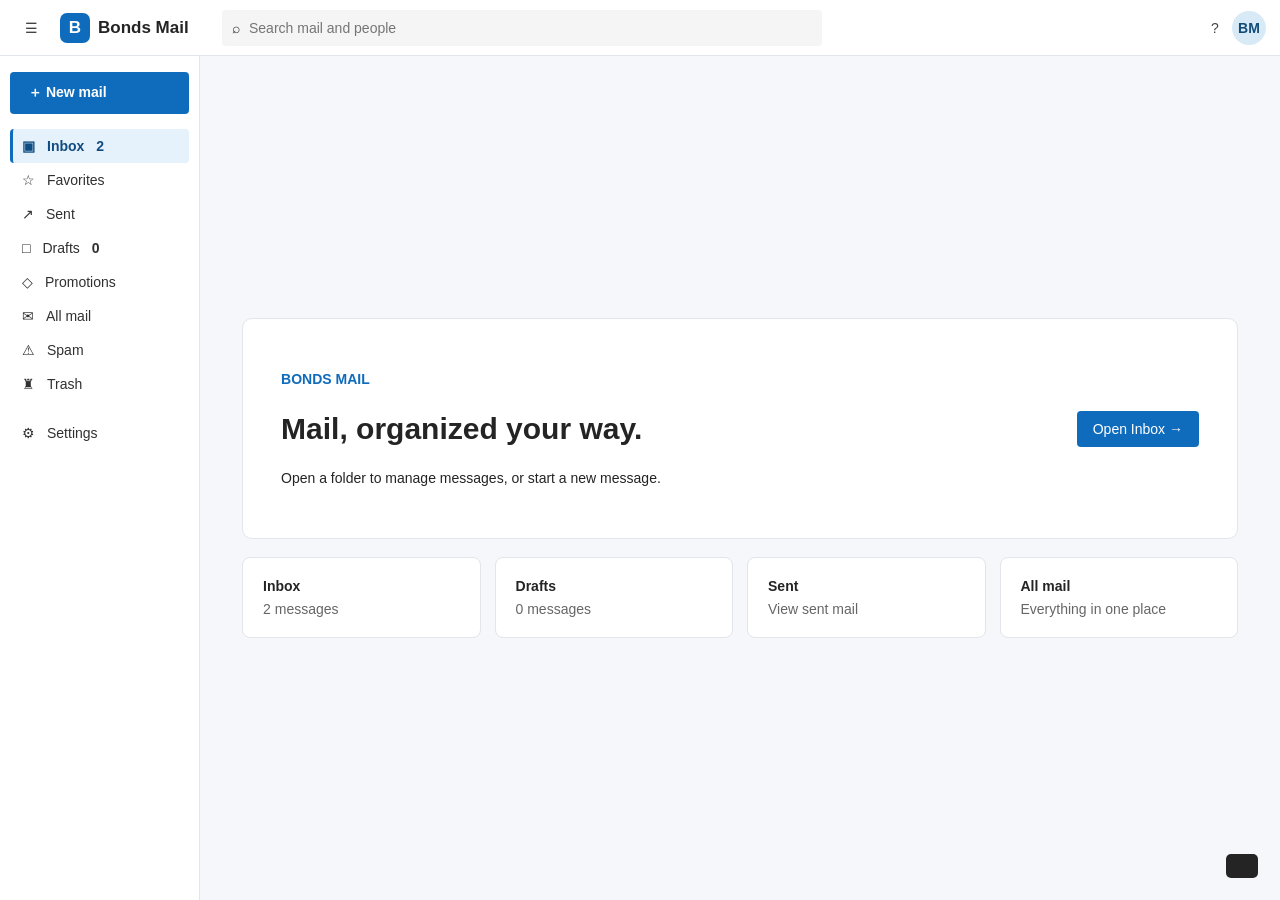
<file: index.html>
<!doctype html>
<html lang="en">
<head>
<meta charset="utf-8"><meta name="viewport" content="width=device-width,initial-scale=1">
<title>Bonds Mail</title><link rel="stylesheet" href="bondsmail.css">
</head>
<body>
<header class="topbar">
  <button class="icon-btn" id="menuBtn" aria-label="Toggle navigation">☰</button>
  <div class="brand"><span class="brand-mark">B</span><span>Bonds Mail</span></div>
  <div class="search"><span>⌕</span><input id="globalSearch" placeholder="Search mail and people" autocomplete="off"></div>
  <div class="top-actions"><button class="icon-btn" id="helpBtn" title="Help">?</button><button class="avatar">BM</button></div>
</header>
<div class="app">
  <aside class="sidebar" id="sidebar">
    <button class="compose" id="composeBtn">＋ <span>New mail</span></button>
    <nav aria-label="Folders">
      <a class="folder active" data-folder="inbox" href="inbox.html">▣ <span>Inbox</span><b id="inboxCount">0</b></a>
      <a class="folder" data-folder="favorites" href="favorites.html">☆ <span>Favorites</span></a>
      <a class="folder" data-folder="sent" href="sent.html">↗ <span>Sent</span></a>
      <a class="folder" data-folder="drafts" href="drafts.html">□ <span>Drafts</span><b id="draftCount">0</b></a>
      <a class="folder" data-folder="promotions" href="promotions.html">◇ <span>Promotions</span></a>
      <a class="folder" data-folder="allmail" href="allmail.html">✉ <span>All mail</span></a>
      <a class="folder" data-folder="spam" href="spam.html">⚠ <span>Spam</span></a>
      <a class="folder" data-folder="trash" href="trash.html">♜ <span>Trash</span></a>
    </nav>
    <div class="sidebar-bottom"><button class="folder" id="settingsBtn">⚙ <span>Settings</span></button></div>
  </aside>
  <main class="shell">
    <section class="welcome-card">
      <div><p class="eyebrow">BONDS MAIL</p><h1>Mail, organized your way.</h1><p>Open a folder to manage messages, or start a new message.</p></div>
      <a class="primary-link" href="inbox.html">Open Inbox →</a>
    </section>
    <section class="quick-grid">
      <a href="inbox.html" class="quick-card"><strong>Inbox</strong><span id="homeInbox">0 messages</span></a>
      <a href="drafts.html" class="quick-card"><strong>Drafts</strong><span id="homeDrafts">0 messages</span></a>
      <a href="sent.html" class="quick-card"><strong>Sent</strong><span>View sent mail</span></a>
      <a href="allmail.html" class="quick-card"><strong>All mail</strong><span>Everything in one place</span></a>
    </section>
  </main>
</div>
<div id="toast" class="toast" role="status"></div>
<script src="bondsmail.js"></script>
</body></html>
</file>
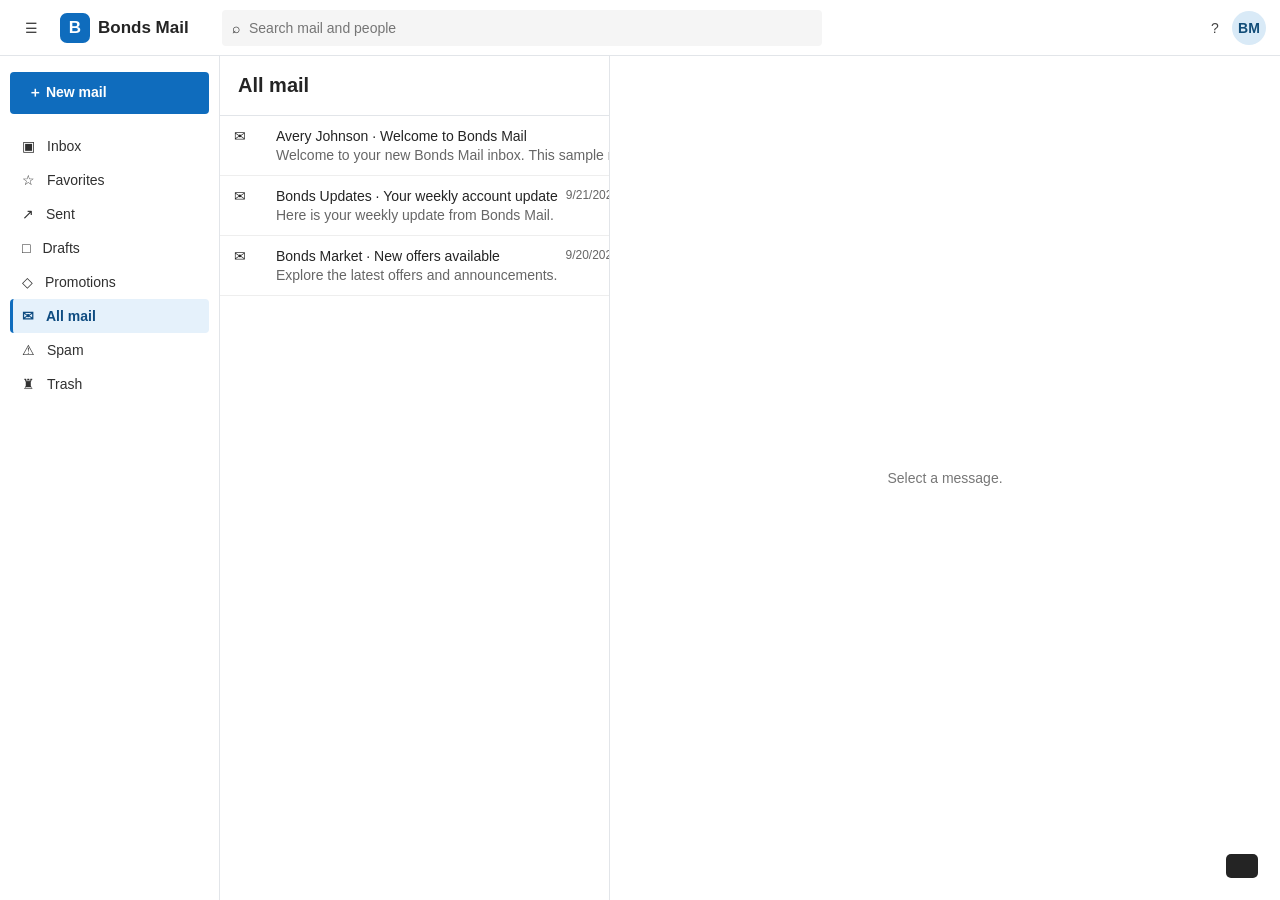
<file: allmail.html>
<!doctype html><html lang="en"><head><meta charset="utf-8"><meta name="viewport" content="width=device-width,initial-scale=1"><title>All mail · Bonds Mail</title><link rel="stylesheet" href="bondsmail.css"></head><body><header class="topbar"><button class="icon-btn" id="menuBtn">☰</button><a class="brand" href="index.html" style="text-decoration:none;color:inherit"><span class="brand-mark">B</span><span>Bonds Mail</span></a><div class="search"><span>⌕</span><input id="globalSearch" placeholder="Search mail and people"></div><div class="top-actions"><button class="icon-btn" id="helpBtn">?</button><button class="avatar">BM</button></div></header><div class="mail-app"><aside class="sidebar mail-sidebar" id="sidebar"><button class="compose" id="composeBtn">＋ <span>New mail</span></button><nav><a class="folder " href="inbox.html">▣ <span>Inbox</span></a><a class="folder " href="favorites.html">☆ <span>Favorites</span></a><a class="folder " href="sent.html">↗ <span>Sent</span></a><a class="folder " href="drafts.html">□ <span>Drafts</span></a><a class="folder " href="promotions.html">◇ <span>Promotions</span></a><a class="folder active" href="allmail.html">✉ <span>All mail</span></a><a class="folder " href="spam.html">⚠ <span>Spam</span></a><a class="folder " href="trash.html">♜ <span>Trash</span></a></nav></aside><main class="mail-main"><section class="message-list"><div class="mail-heading"><h2>All mail</h2></div><div id="messageList"></div></section><section class="reading-pane" id="readingPane"><div class="reading-empty">Select a message.</div></section></main></div><div id="toast" class="toast"></div><script src="bondsmail.js"></script><script src="allmail.js"></script></body></html>
</file>
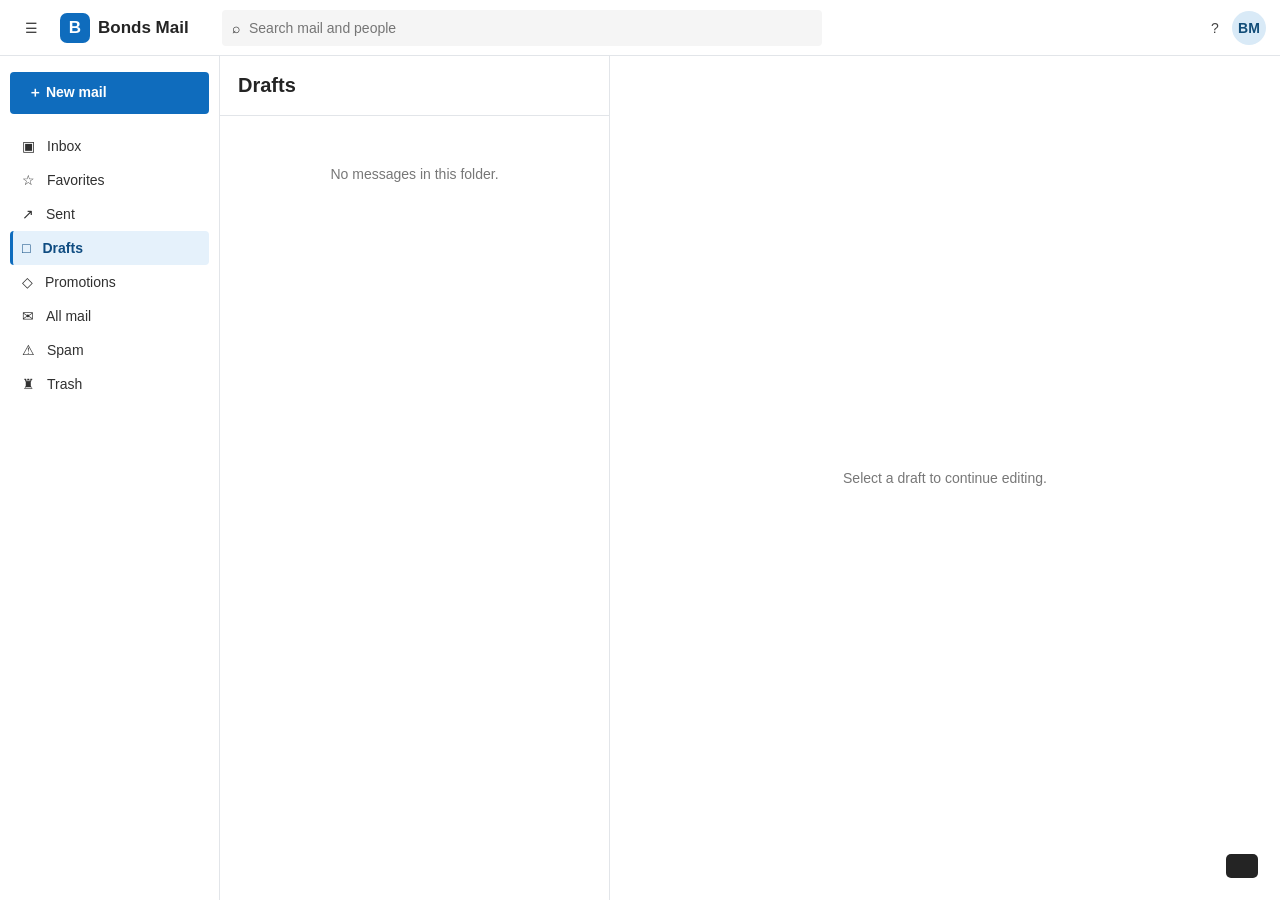
<file: drafts.html>
<!doctype html><html lang="en"><head><meta charset="utf-8"><meta name="viewport" content="width=device-width,initial-scale=1"><title>Drafts · Bonds Mail</title><link rel="stylesheet" href="bondsmail.css"></head><body><header class="topbar"><button class="icon-btn" id="menuBtn">☰</button><a class="brand" href="index.html" style="text-decoration:none;color:inherit"><span class="brand-mark">B</span><span>Bonds Mail</span></a><div class="search"><span>⌕</span><input id="globalSearch" placeholder="Search mail and people"></div><div class="top-actions"><button class="icon-btn" id="helpBtn">?</button><button class="avatar">BM</button></div></header><div class="mail-app"><aside class="sidebar mail-sidebar" id="sidebar"><button class="compose" id="composeBtn">＋ <span>New mail</span></button><nav><a class="folder " href="inbox.html">▣ <span>Inbox</span></a><a class="folder " href="favorites.html">☆ <span>Favorites</span></a><a class="folder " href="sent.html">↗ <span>Sent</span></a><a class="folder active" href="drafts.html">□ <span>Drafts</span></a><a class="folder " href="promotions.html">◇ <span>Promotions</span></a><a class="folder " href="allmail.html">✉ <span>All mail</span></a><a class="folder " href="spam.html">⚠ <span>Spam</span></a><a class="folder " href="trash.html">♜ <span>Trash</span></a></nav></aside><main class="mail-main"><section class="message-list"><div class="mail-heading"><h2>Drafts</h2></div><div id="messageList"></div></section><section class="reading-pane" id="readingPane"><div class="reading-empty">Select a draft to continue editing.</div></section></main></div><div id="toast" class="toast"></div><script src="bondsmail.js"></script><script src="drafts.js"></script></body></html>
</file>
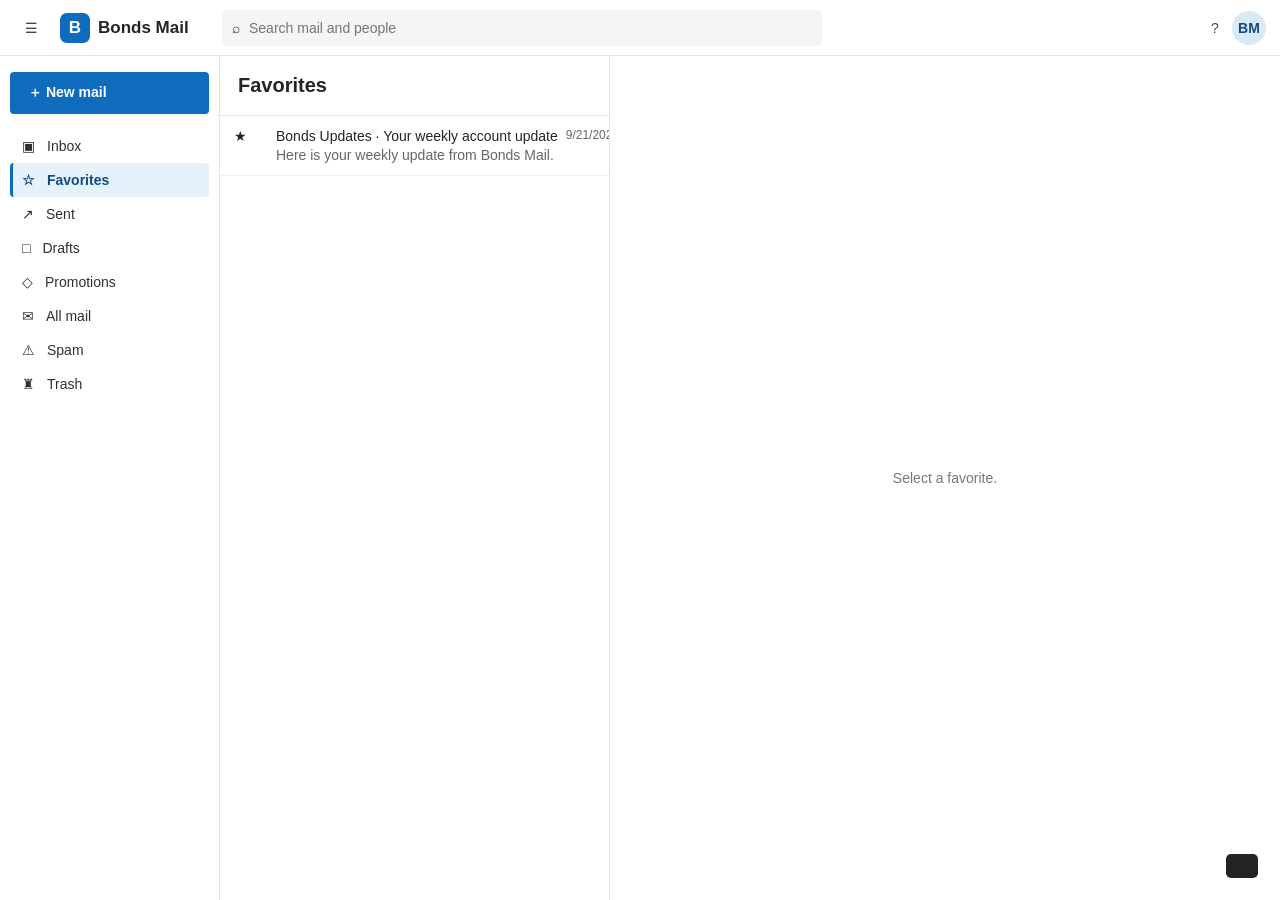
<file: favorites.html>
<!doctype html><html lang="en"><head><meta charset="utf-8"><meta name="viewport" content="width=device-width,initial-scale=1"><title>Favorites · Bonds Mail</title><link rel="stylesheet" href="bondsmail.css"></head><body><header class="topbar"><button class="icon-btn" id="menuBtn">☰</button><a class="brand" href="index.html" style="text-decoration:none;color:inherit"><span class="brand-mark">B</span><span>Bonds Mail</span></a><div class="search"><span>⌕</span><input id="globalSearch" placeholder="Search mail and people"></div><div class="top-actions"><button class="icon-btn" id="helpBtn">?</button><button class="avatar">BM</button></div></header><div class="mail-app"><aside class="sidebar mail-sidebar" id="sidebar"><button class="compose" id="composeBtn">＋ <span>New mail</span></button><nav><a class="folder " href="inbox.html">▣ <span>Inbox</span></a><a class="folder active" href="favorites.html">☆ <span>Favorites</span></a><a class="folder " href="sent.html">↗ <span>Sent</span></a><a class="folder " href="drafts.html">□ <span>Drafts</span></a><a class="folder " href="promotions.html">◇ <span>Promotions</span></a><a class="folder " href="allmail.html">✉ <span>All mail</span></a><a class="folder " href="spam.html">⚠ <span>Spam</span></a><a class="folder " href="trash.html">♜ <span>Trash</span></a></nav></aside><main class="mail-main"><section class="message-list"><div class="mail-heading"><h2>Favorites</h2></div><div id="messageList"></div></section><section class="reading-pane" id="readingPane"><div class="reading-empty">Select a favorite.</div></section></main></div><div id="toast" class="toast"></div><script src="bondsmail.js"></script><script src="favorites.js"></script></body></html>
</file>
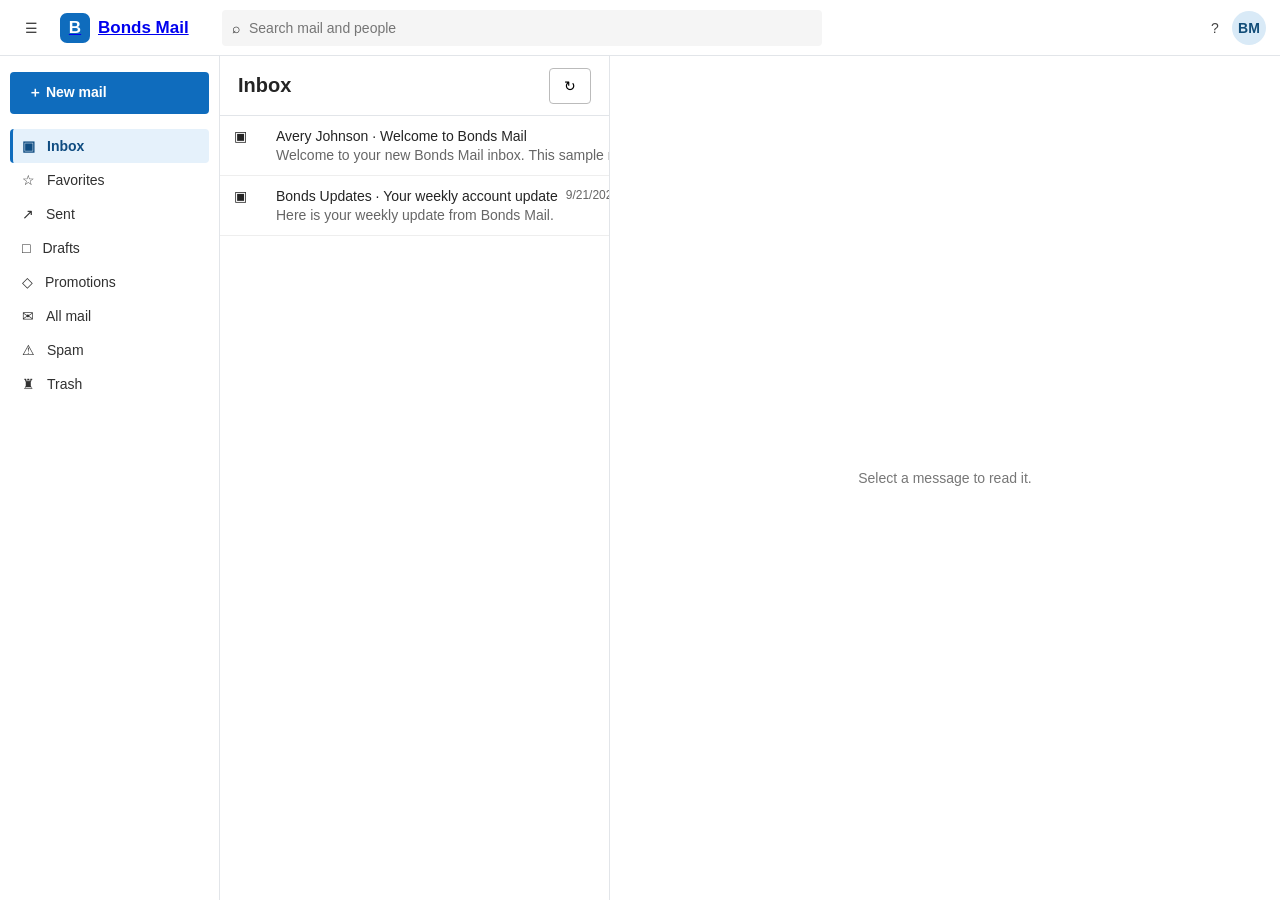
<file: inbox.html>
<!doctype html><html lang="en"><head><meta charset="utf-8"><meta name="viewport" content="width=device-width,initial-scale=1"><title>Inbox · Bonds Mail</title><link rel="stylesheet" href="bondsmail.css"></head><body><header class="topbar"><button class="icon-btn" id="menuBtn">☰</button><a class="brand" href="index.html"><span class="brand-mark">B</span><span>Bonds Mail</span></a><div class="search"><span>⌕</span><input id="globalSearch" placeholder="Search mail and people"></div><div class="top-actions"><button class="icon-btn" id="helpBtn">?</button><button class="avatar">BM</button></div></header><div class="mail-app"><aside class="sidebar mail-sidebar" id="sidebar"><button class="compose" id="composeBtn">＋ <span>New mail</span></button><nav><a class="folder active" href="inbox.html">▣ <span>Inbox</span></a><a class="folder " href="favorites.html">☆ <span>Favorites</span></a><a class="folder " href="sent.html">↗ <span>Sent</span></a><a class="folder " href="drafts.html">□ <span>Drafts</span></a><a class="folder " href="promotions.html">◇ <span>Promotions</span></a><a class="folder " href="allmail.html">✉ <span>All mail</span></a><a class="folder " href="spam.html">⚠ <span>Spam</span></a><a class="folder " href="trash.html">♜ <span>Trash</span></a></nav></aside><main class="mail-main"><section class="message-list"><div class="mail-heading"><h2>Inbox</h2><button class="tool" onclick="location.reload()">↻</button></div><div id="messageList"></div></section><section class="reading-pane" id="readingPane"><div class="reading-empty">Select a message to read it.</div></section></main></div><script src="bondsmail.js"></script><script src="inbox.js"></script></body></html>
</file>
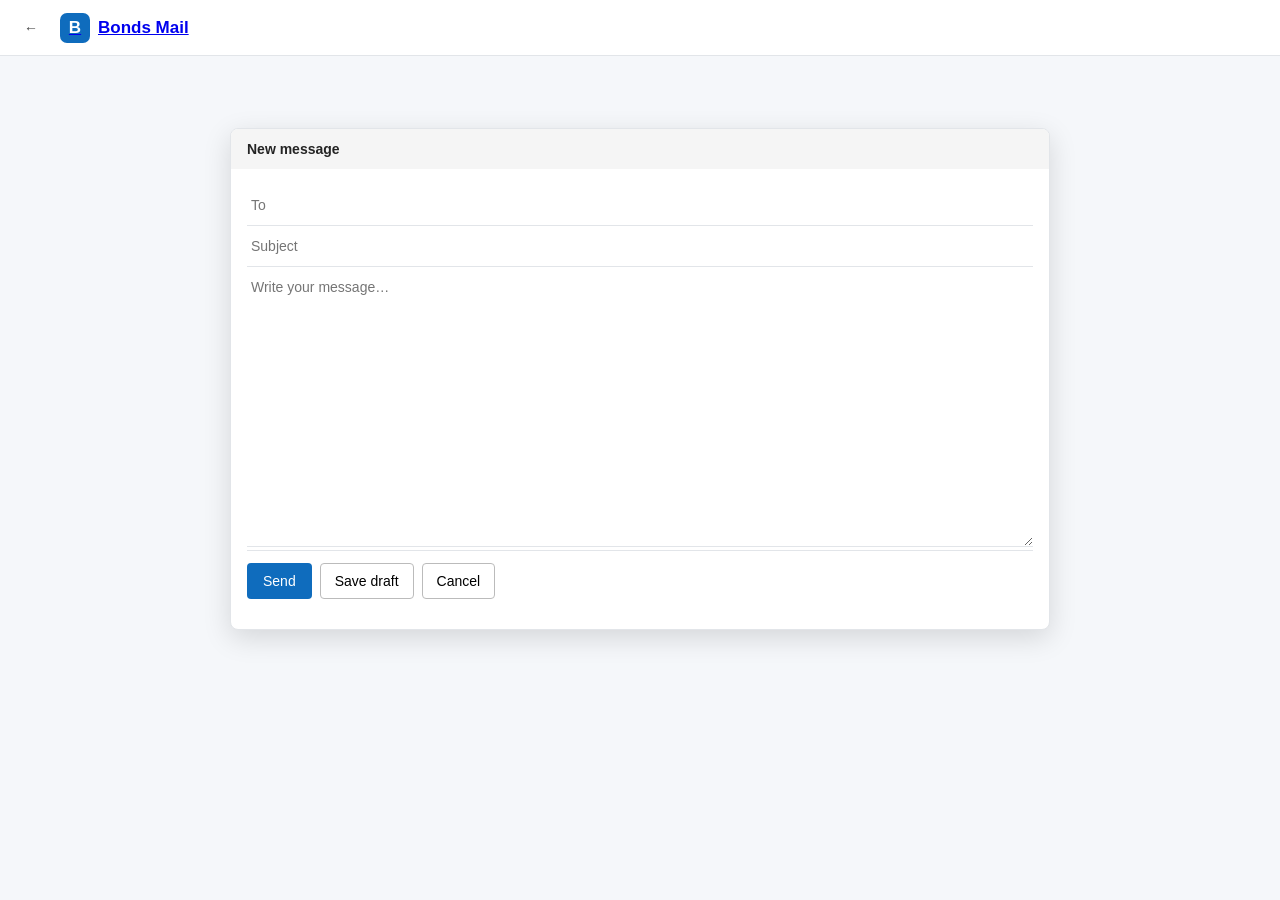
<file: outbound.html>
<!doctype html><html lang="en"><head><meta charset="utf-8"><meta name="viewport" content="width=device-width,initial-scale=1"><title>New message · Bonds Mail</title><link rel="stylesheet" href="bondsmail.css"></head><body><header class="topbar"><button class="icon-btn" onclick="location.href='inbox.html'">←</button><a class="brand" href="index.html"><span class="brand-mark">B</span><span>Bonds Mail</span></a></header><main class="shell"><div class="composer"><div class="composer-head">New message</div><form id="composeForm"><input id="to" type="email" placeholder="To" required><input id="subject" placeholder="Subject"><textarea id="body" placeholder="Write your message…"></textarea><div class="composer-actions"><button class="primary" type="submit">Send</button><button class="secondary" type="button" id="draftBtn">Save draft</button><button class="secondary" type="button" onclick="location.href='inbox.html'">Cancel</button></div><p id="status" class="status"></p></form></div></main><script src="bondsmail.js"></script><script src="outbound.js"></script></body></html>
</file>
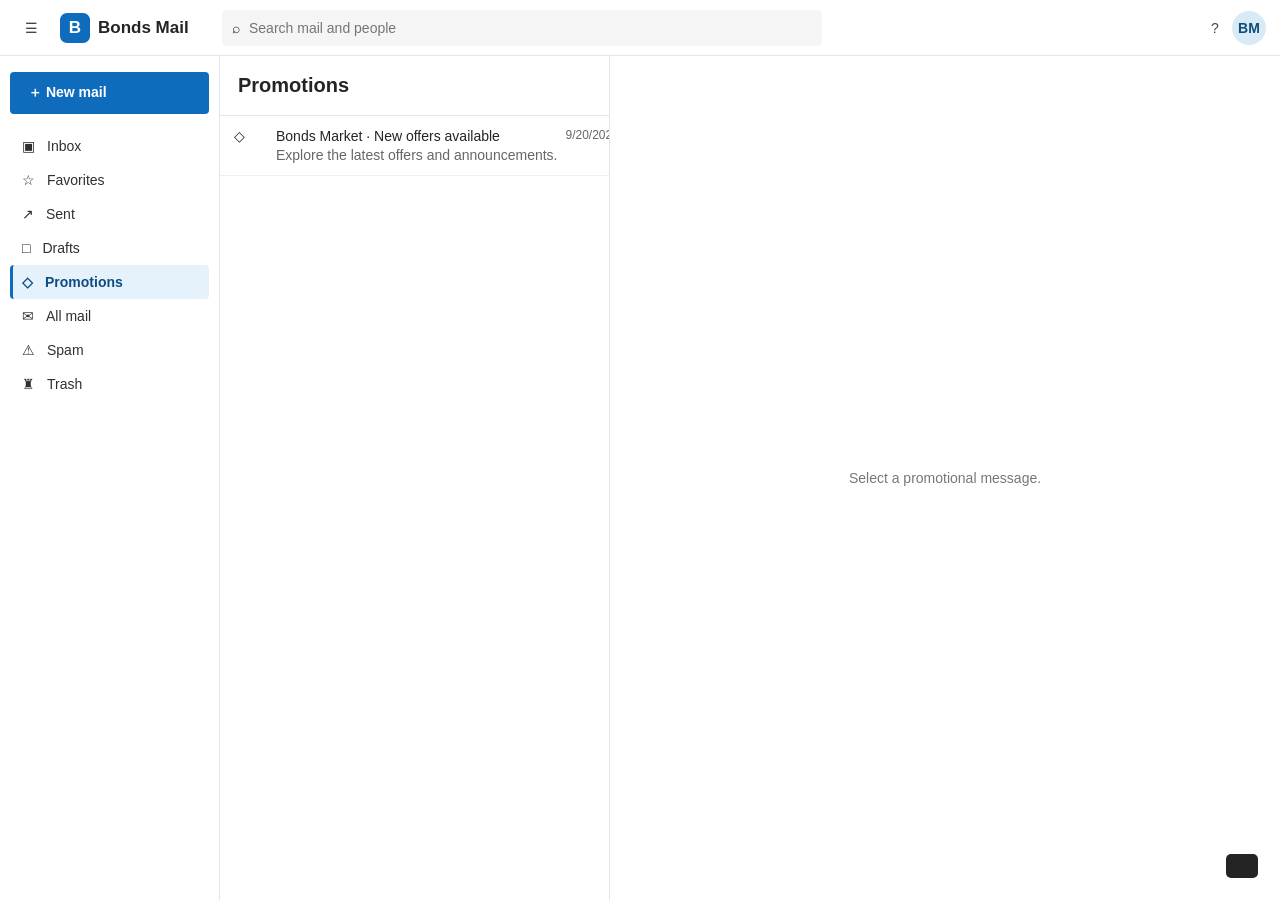
<file: promotions.html>
<!doctype html><html lang="en"><head><meta charset="utf-8"><meta name="viewport" content="width=device-width,initial-scale=1"><title>Promotions · Bonds Mail</title><link rel="stylesheet" href="bondsmail.css"></head><body><header class="topbar"><button class="icon-btn" id="menuBtn">☰</button><a class="brand" href="index.html" style="text-decoration:none;color:inherit"><span class="brand-mark">B</span><span>Bonds Mail</span></a><div class="search"><span>⌕</span><input id="globalSearch" placeholder="Search mail and people"></div><div class="top-actions"><button class="icon-btn" id="helpBtn">?</button><button class="avatar">BM</button></div></header><div class="mail-app"><aside class="sidebar mail-sidebar" id="sidebar"><button class="compose" id="composeBtn">＋ <span>New mail</span></button><nav><a class="folder " href="inbox.html">▣ <span>Inbox</span></a><a class="folder " href="favorites.html">☆ <span>Favorites</span></a><a class="folder " href="sent.html">↗ <span>Sent</span></a><a class="folder " href="drafts.html">□ <span>Drafts</span></a><a class="folder active" href="promotions.html">◇ <span>Promotions</span></a><a class="folder " href="allmail.html">✉ <span>All mail</span></a><a class="folder " href="spam.html">⚠ <span>Spam</span></a><a class="folder " href="trash.html">♜ <span>Trash</span></a></nav></aside><main class="mail-main"><section class="message-list"><div class="mail-heading"><h2>Promotions</h2></div><div id="messageList"></div></section><section class="reading-pane" id="readingPane"><div class="reading-empty">Select a promotional message.</div></section></main></div><div id="toast" class="toast"></div><script src="bondsmail.js"></script><script src="promotions.js"></script></body></html>
</file>
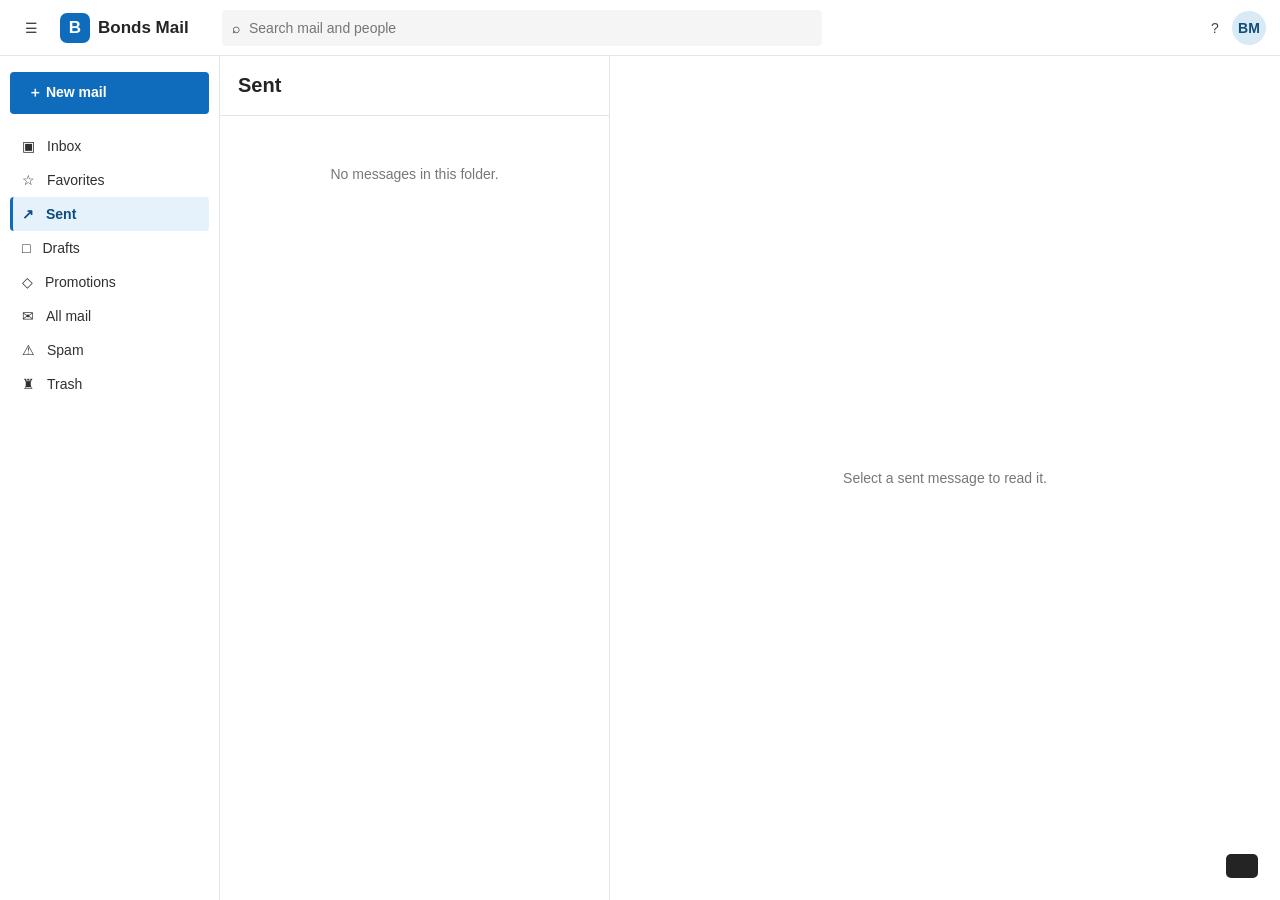
<file: sent.html>
<!doctype html><html lang="en"><head><meta charset="utf-8"><meta name="viewport" content="width=device-width,initial-scale=1"><title>Sent · Bonds Mail</title><link rel="stylesheet" href="bondsmail.css"></head><body><header class="topbar"><button class="icon-btn" id="menuBtn">☰</button><a class="brand" href="index.html" style="text-decoration:none;color:inherit"><span class="brand-mark">B</span><span>Bonds Mail</span></a><div class="search"><span>⌕</span><input id="globalSearch" placeholder="Search mail and people"></div><div class="top-actions"><button class="icon-btn" id="helpBtn">?</button><button class="avatar">BM</button></div></header><div class="mail-app"><aside class="sidebar mail-sidebar" id="sidebar"><button class="compose" id="composeBtn">＋ <span>New mail</span></button><nav><a class="folder " href="inbox.html">▣ <span>Inbox</span></a><a class="folder " href="favorites.html">☆ <span>Favorites</span></a><a class="folder active" href="sent.html">↗ <span>Sent</span></a><a class="folder " href="drafts.html">□ <span>Drafts</span></a><a class="folder " href="promotions.html">◇ <span>Promotions</span></a><a class="folder " href="allmail.html">✉ <span>All mail</span></a><a class="folder " href="spam.html">⚠ <span>Spam</span></a><a class="folder " href="trash.html">♜ <span>Trash</span></a></nav></aside><main class="mail-main"><section class="message-list"><div class="mail-heading"><h2>Sent</h2></div><div id="messageList"></div></section><section class="reading-pane" id="readingPane"><div class="reading-empty">Select a sent message to read it.</div></section></main></div><div id="toast" class="toast"></div><script src="bondsmail.js"></script><script src="sent.js"></script></body></html>
</file>
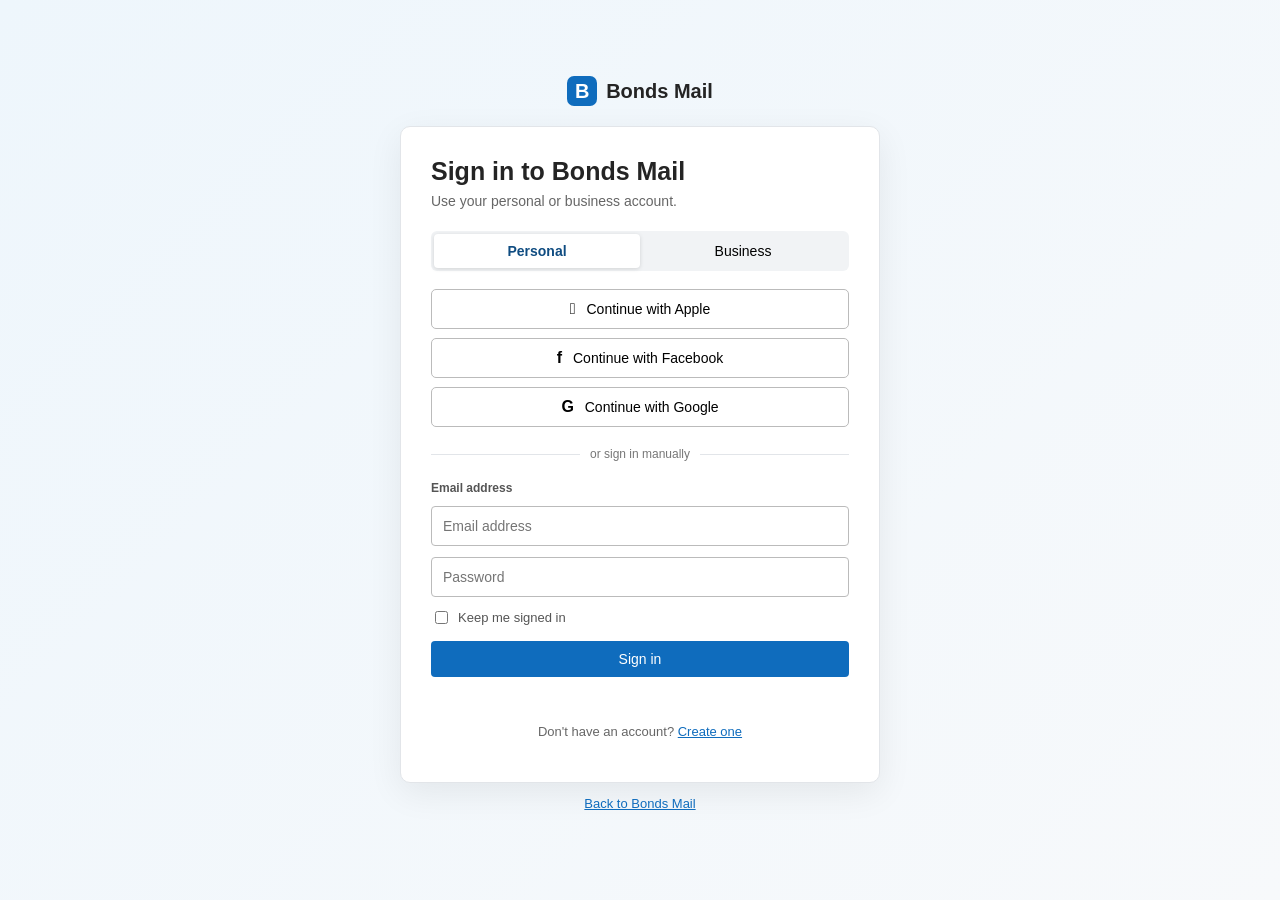
<file: signin.html>
<!doctype html><html lang="en"><head><meta charset="utf-8"><meta name="viewport" content="width=device-width,initial-scale=1"><title>Sign in · Bonds Mail</title><link rel="stylesheet" href="bondsmail.css"></head><body class="auth-body"><main class="auth-shell"><a class="auth-brand" href="index.html"><span class="brand-mark">B</span><span>Bonds Mail</span></a><section class="auth-card"><h1>Sign in to Bonds Mail</h1><p class="auth-subtitle">Use your personal or business account.</p><div class="account-tabs"><button class="account-tab active" data-type="personal">Personal</button><button class="account-tab" data-type="business">Business</button></div><div class="provider-grid"><button class="provider apple" data-provider="Apple"><b></b> Continue with Apple</button><button class="provider facebook" data-provider="Facebook"><b>f</b> Continue with Facebook</button><button class="provider google" data-provider="Google"><b>G</b> Continue with Google</button></div><div class="divider"><span>or sign in manually</span></div><form id="signinForm"><label id="signinLabel" class="field-label">Email address</label><input id="identity" required placeholder="Email address" autocomplete="username"><input id="password" type="password" required placeholder="Password" autocomplete="current-password"><label class="remember"><input type="checkbox" id="remember"> Keep me signed in</label><button class="primary auth-submit" type="submit">Sign in</button></form><p id="authStatus" class="auth-status"></p><p class="auth-switch">Don't have an account? <a href="signup.html">Create one</a></p></section><p class="auth-note"><a href="index.html">Back to Bonds Mail</a></p></main><script src="auth.js"></script></body></html>
</file>
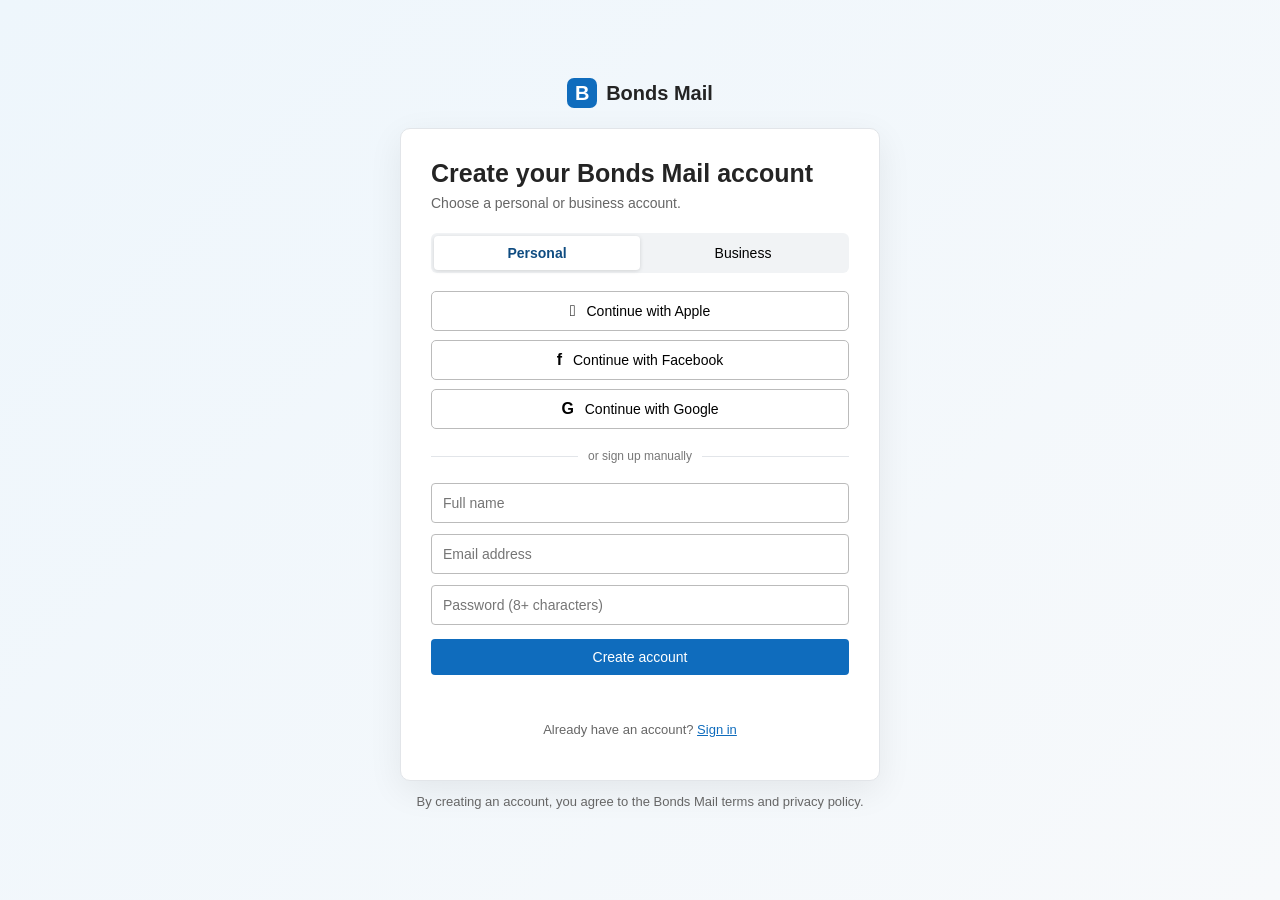
<file: signup.html>
<!doctype html><html lang="en"><head><meta charset="utf-8"><meta name="viewport" content="width=device-width,initial-scale=1"><title>Sign up · Bonds Mail</title><link rel="stylesheet" href="bondsmail.css"></head><body class="auth-body"><main class="auth-shell"><a class="auth-brand" href="index.html"><span class="brand-mark">B</span><span>Bonds Mail</span></a><section class="auth-card"><h1>Create your Bonds Mail account</h1><p class="auth-subtitle">Choose a personal or business account.</p><div class="account-tabs"><button class="account-tab active" data-type="personal">Personal</button><button class="account-tab" data-type="business">Business</button></div><div class="provider-grid"><button class="provider apple" data-provider="Apple"><b></b> Continue with Apple</button><button class="provider facebook" data-provider="Facebook"><b>f</b> Continue with Facebook</button><button class="provider google" data-provider="Google"><b>G</b> Continue with Google</button></div><div class="divider"><span>or sign up manually</span></div><form id="signupForm"><input id="name" required placeholder="Full name" autocomplete="name"><div id="businessFields" class="business-fields hidden"><label>Business domain</label><input id="domain" placeholder="yourdomain.com" inputmode="url" autocomplete="organization"><label>Username</label><input id="username" placeholder="username" autocomplete="username"><div class="domain-preview"><span id="addressPreview">username.yourdomain.com</span></div></div><input id="email" type="email" required placeholder="Email address" autocomplete="email"><input id="password" type="password" required minlength="8" placeholder="Password (8+ characters)" autocomplete="new-password"><button class="primary auth-submit" type="submit">Create account</button></form><p id="authStatus" class="auth-status"></p><p class="auth-switch">Already have an account? <a href="signin.html">Sign in</a></p></section><p class="auth-note">By creating an account, you agree to the Bonds Mail terms and privacy policy.</p></main><script src="auth.js"></script></body></html>
</file>
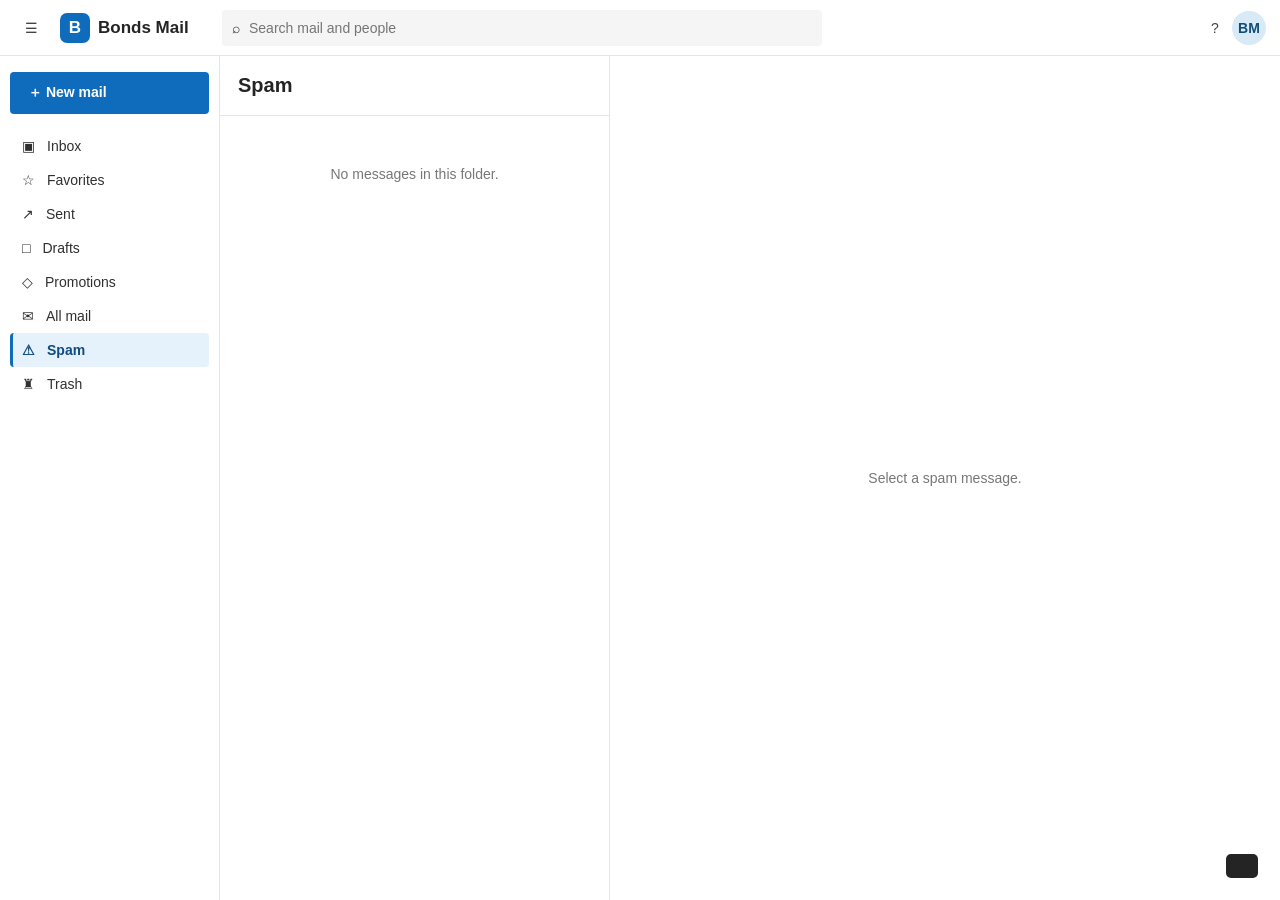
<file: spam.html>
<!doctype html><html lang="en"><head><meta charset="utf-8"><meta name="viewport" content="width=device-width,initial-scale=1"><title>Spam · Bonds Mail</title><link rel="stylesheet" href="bondsmail.css"></head><body><header class="topbar"><button class="icon-btn" id="menuBtn">☰</button><a class="brand" href="index.html" style="text-decoration:none;color:inherit"><span class="brand-mark">B</span><span>Bonds Mail</span></a><div class="search"><span>⌕</span><input id="globalSearch" placeholder="Search mail and people"></div><div class="top-actions"><button class="icon-btn" id="helpBtn">?</button><button class="avatar">BM</button></div></header><div class="mail-app"><aside class="sidebar mail-sidebar" id="sidebar"><button class="compose" id="composeBtn">＋ <span>New mail</span></button><nav><a class="folder " href="inbox.html">▣ <span>Inbox</span></a><a class="folder " href="favorites.html">☆ <span>Favorites</span></a><a class="folder " href="sent.html">↗ <span>Sent</span></a><a class="folder " href="drafts.html">□ <span>Drafts</span></a><a class="folder " href="promotions.html">◇ <span>Promotions</span></a><a class="folder " href="allmail.html">✉ <span>All mail</span></a><a class="folder active" href="spam.html">⚠ <span>Spam</span></a><a class="folder " href="trash.html">♜ <span>Trash</span></a></nav></aside><main class="mail-main"><section class="message-list"><div class="mail-heading"><h2>Spam</h2></div><div id="messageList"></div></section><section class="reading-pane" id="readingPane"><div class="reading-empty">Select a spam message.</div></section></main></div><div id="toast" class="toast"></div><script src="bondsmail.js"></script><script src="spam.js"></script></body></html>
</file>
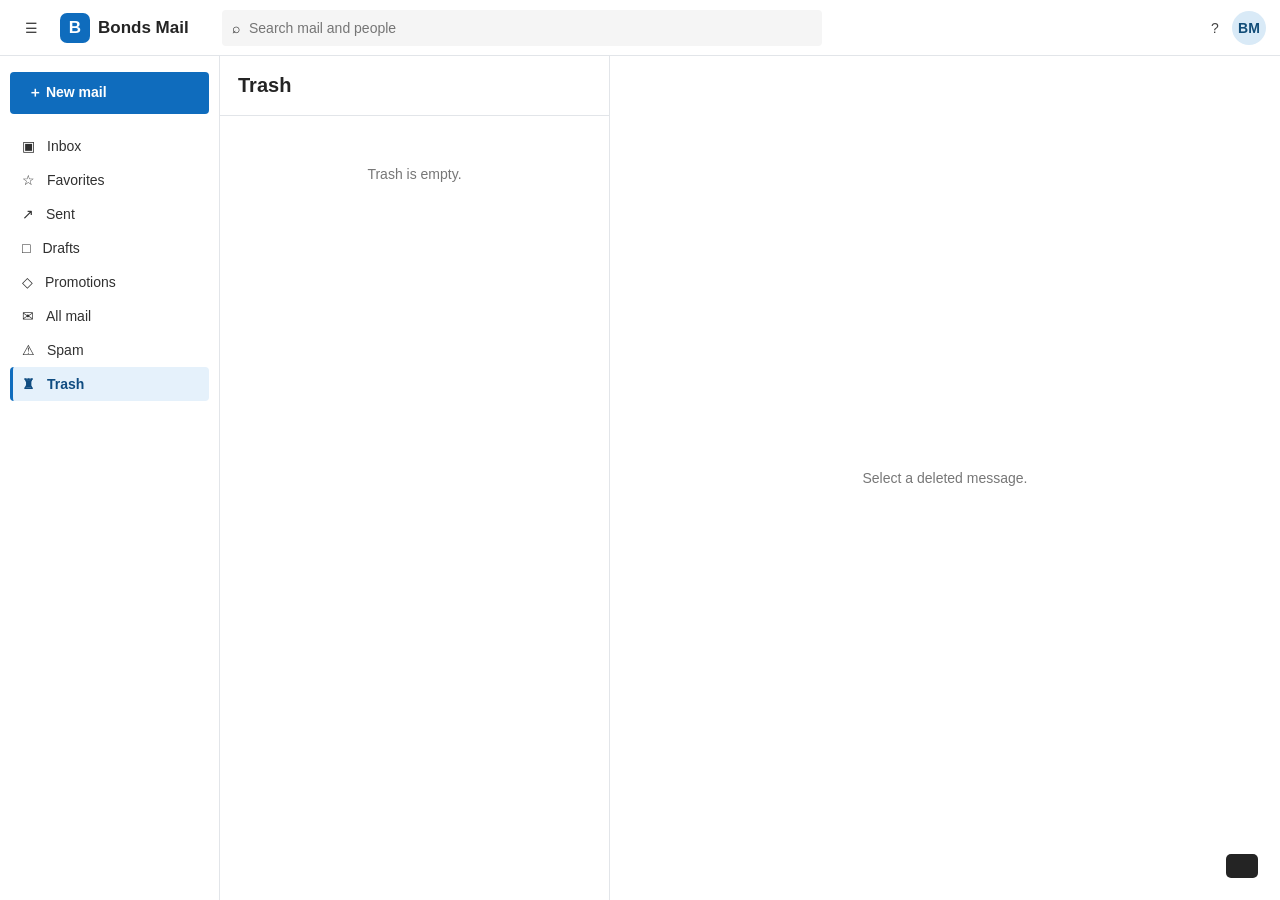
<file: trash.html>
<!doctype html><html lang="en"><head><meta charset="utf-8"><meta name="viewport" content="width=device-width,initial-scale=1"><title>Trash · Bonds Mail</title><link rel="stylesheet" href="bondsmail.css"></head><body><header class="topbar"><button class="icon-btn" id="menuBtn">☰</button><a class="brand" href="index.html" style="text-decoration:none;color:inherit"><span class="brand-mark">B</span><span>Bonds Mail</span></a><div class="search"><span>⌕</span><input id="globalSearch" placeholder="Search mail and people"></div><div class="top-actions"><button class="icon-btn" id="helpBtn">?</button><button class="avatar">BM</button></div></header><div class="mail-app"><aside class="sidebar mail-sidebar" id="sidebar"><button class="compose" id="composeBtn">＋ <span>New mail</span></button><nav><a class="folder " href="inbox.html">▣ <span>Inbox</span></a><a class="folder " href="favorites.html">☆ <span>Favorites</span></a><a class="folder " href="sent.html">↗ <span>Sent</span></a><a class="folder " href="drafts.html">□ <span>Drafts</span></a><a class="folder " href="promotions.html">◇ <span>Promotions</span></a><a class="folder " href="allmail.html">✉ <span>All mail</span></a><a class="folder " href="spam.html">⚠ <span>Spam</span></a><a class="folder active" href="trash.html">♜ <span>Trash</span></a></nav></aside><main class="mail-main"><section class="message-list"><div class="mail-heading"><h2>Trash</h2></div><div id="messageList"></div></section><section class="reading-pane" id="readingPane"><div class="reading-empty">Select a deleted message.</div></section></main></div><div id="toast" class="toast"></div><script src="bondsmail.js"></script><script src="trash.js"></script></body></html>
</file>
<file: bondsmail.css>
:root{--blue:#0f6cbd;--line:#e2e5e9;--bg:#f5f7fa;--hover:#f2f2f2;--selected:#e5f1fb;--muted:#666}*{box-sizing:border-box}body{margin:0;font-family:Segoe UI,Arial,sans-serif;color:#242424;background:var(--bg);font-size:14px}button,input,textarea{font:inherit}.topbar{height:56px;background:#fff;border-bottom:1px solid var(--line);display:flex;align-items:center;padding:0 14px;gap:12px;position:sticky;top:0;z-index:10}.brand{font-weight:700;font-size:17px;display:flex;align-items:center;gap:8px;min-width:150px}.brand-mark{display:grid;place-items:center;width:30px;height:30px;border-radius:7px;background:var(--blue);color:#fff}.icon-btn,.avatar{border:0;background:transparent;width:34px;height:34px;border-radius:50%;color:#444}.icon-btn:hover{background:#eee}.avatar{background:#d9eaf7;color:#124d78;font-weight:700}.search{height:36px;max-width:600px;flex:1;display:flex;align-items:center;background:#f5f5f5;border-radius:4px;padding:0 10px;gap:7px}.search input{border:0;outline:0;background:transparent;width:100%}.top-actions{display:flex;align-items:center;margin-left:auto}.app,.mail-app{display:flex;min-height:calc(100vh - 56px)}.sidebar{width:236px;background:#fff;border-right:1px solid var(--line);padding:16px 10px;display:flex;flex-direction:column;gap:15px}.compose{border:0;background:var(--blue);color:#fff;border-radius:4px;height:42px;padding:0 18px;font-weight:600;text-align:left}.folder{display:flex;align-items:center;gap:12px;text-decoration:none;color:#303030;border:0;background:transparent;width:100%;padding:9px 12px;border-radius:4px;text-align:left}.folder:hover{background:var(--hover)}.folder.active{background:var(--selected);color:#0f4c81;font-weight:600;border-left:3px solid var(--blue);padding-left:9px}.mail-main{display:flex;flex:1;min-width:0}.mail-sidebar{width:220px}.message-list{width:390px;border-right:1px solid var(--line);background:#fff;overflow:auto}.reading-pane{flex:1;background:#fff;overflow:auto}.mail-heading{height:60px;padding:0 18px;display:flex;align-items:center;justify-content:space-between;border-bottom:1px solid var(--line)}.mail-heading h2{font-size:20px;margin:0}.message{display:grid;grid-template-columns:34px 1fr auto;gap:8px;padding:12px 14px;border-bottom:1px solid #eee;cursor:pointer}.message:hover,.message.selected{background:#f0f6fc}.message-subject,.message-preview{white-space:nowrap;overflow:hidden;text-overflow:ellipsis}.message-preview{color:#666;margin-top:3px}.message-time{color:#666;font-size:12px}.reading{padding:28px 34px}.reading-empty{height:100%;min-height:400px;display:grid;place-items:center;color:#777}.reading h2{font-size:22px}.meta{color:#666;margin-bottom:24px}.body{white-space:pre-wrap;line-height:1.6}.shell{max-width:1200px;margin:auto;padding:42px;width:100%}.welcome-card{background:#fff;border:1px solid var(--line);border-radius:10px;padding:38px;display:flex;align-items:center;justify-content:space-between}.welcome-card h1{font-size:30px}.eyebrow{color:var(--blue);font-weight:700}.primary-link,.primary{background:var(--blue);color:#fff;border:0;border-radius:4px;padding:10px 16px;text-decoration:none}.quick-grid{display:grid;grid-template-columns:repeat(4,1fr);gap:14px;margin-top:18px}.quick-card{background:#fff;border:1px solid var(--line);padding:20px;border-radius:8px;text-decoration:none;color:#242424;display:flex;flex-direction:column;gap:7px}.quick-card span{color:var(--muted)}.composer{background:#fff;max-width:820px;margin:30px auto;border:1px solid var(--line);border-radius:8px;box-shadow:0 8px 28px #0002;overflow:hidden}.composer-head{background:#f5f5f5;padding:12px 16px;font-weight:600;display:flex;justify-content:space-between}.composer form{padding:16px}.composer input,.composer textarea{width:100%;border:0;border-bottom:1px solid var(--line);padding:12px 4px;outline:0}.composer textarea{min-height:280px;resize:vertical}.composer-actions{display:flex;gap:8px;border-top:1px solid var(--line);padding-top:12px}.secondary,.tool{background:#fff;border:1px solid #bbb;border-radius:4px;padding:9px 14px}.toast{position:fixed;bottom:22px;right:22px;background:#242424;color:#fff;padding:12px 16px;border-radius:5px}.empty{text-align:center;padding:50px;color:#777}.status{color:#666}.auth-body{min-height:100vh;background:linear-gradient(135deg,#eef6fc,#f7f9fb);display:grid;place-items:center;padding:24px}.auth-shell{width:min(100%,480px);text-align:center}.auth-brand{display:inline-flex;align-items:center;gap:9px;font-size:20px;font-weight:700;text-decoration:none;color:#242424;margin-bottom:20px}.auth-card{background:#fff;border:1px solid var(--line);border-radius:10px;padding:30px;text-align:left;box-shadow:0 10px 35px #00000012}.auth-card h1{margin:0 0 7px;font-size:25px}.auth-subtitle{color:var(--muted);margin:0 0 22px}.account-tabs{display:grid;grid-template-columns:1fr 1fr;background:#f1f3f5;border-radius:6px;padding:3px;margin-bottom:18px}.account-tab{border:0;background:transparent;border-radius:4px;padding:9px;cursor:pointer}.account-tab.active{background:#fff;box-shadow:0 1px 4px #0002;font-weight:600;color:#0f4c81}.provider-grid{display:grid;gap:9px}.provider{border:1px solid #bbb;background:#fff;border-radius:5px;padding:10px;cursor:pointer;text-align:center}.provider b{display:inline-block;margin-right:7px;font-size:16px}.provider:hover{background:#f7f7f7}.divider{display:flex;align-items:center;gap:10px;color:#777;margin:20px 0}.divider:before,.divider:after{content:'';height:1px;background:var(--line);flex:1}.divider span{font-size:12px;white-space:nowrap}.auth-card form{display:grid;gap:11px}.auth-card input{width:100%;border:1px solid #bbb;border-radius:4px;padding:11px;outline-color:var(--blue)}.auth-submit{width:100%;margin-top:3px;cursor:pointer}.business-fields{display:grid;gap:7px}.business-fields label,.field-label{font-size:12px;font-weight:600;color:#555}.domain-preview{background:#f5f8fb;border:1px solid var(--line);padding:10px;border-radius:4px;color:#0f4c81;font-family:ui-monospace,monospace}.hidden{display:none!important}.remember{display:flex;align-items:center;gap:7px;color:#555;font-size:13px}.remember input{width:auto!important}.auth-status{min-height:20px;margin:14px 0 0;color:#a33}.auth-status.success{color:#16733a}.auth-status.info{color:#0f4c81}.auth-switch,.auth-note{color:#666;text-align:center;font-size:13px}.auth-switch a,.auth-note a{color:var(--blue)}@media(max-width:900px){.sidebar{width:62px}.sidebar .folder span,.compose span{display:none}.message-list{width:44%}.quick-grid{grid-template-columns:1fr 1fr}}@media(max-width:650px){.sidebar{position:absolute;z-index:20;height:calc(100vh - 56px);transform:translateX(-100%)}.sidebar.open{transform:none}.message-list{width:100%}.reading-pane{display:none}.shell{padding:18px}.welcome-card{display:block}.quick-grid{grid-template-columns:1fr 1fr}.brand{min-width:auto}.brand>span:last-child{display:none}.auth-card{padding:22px}}
</file>
